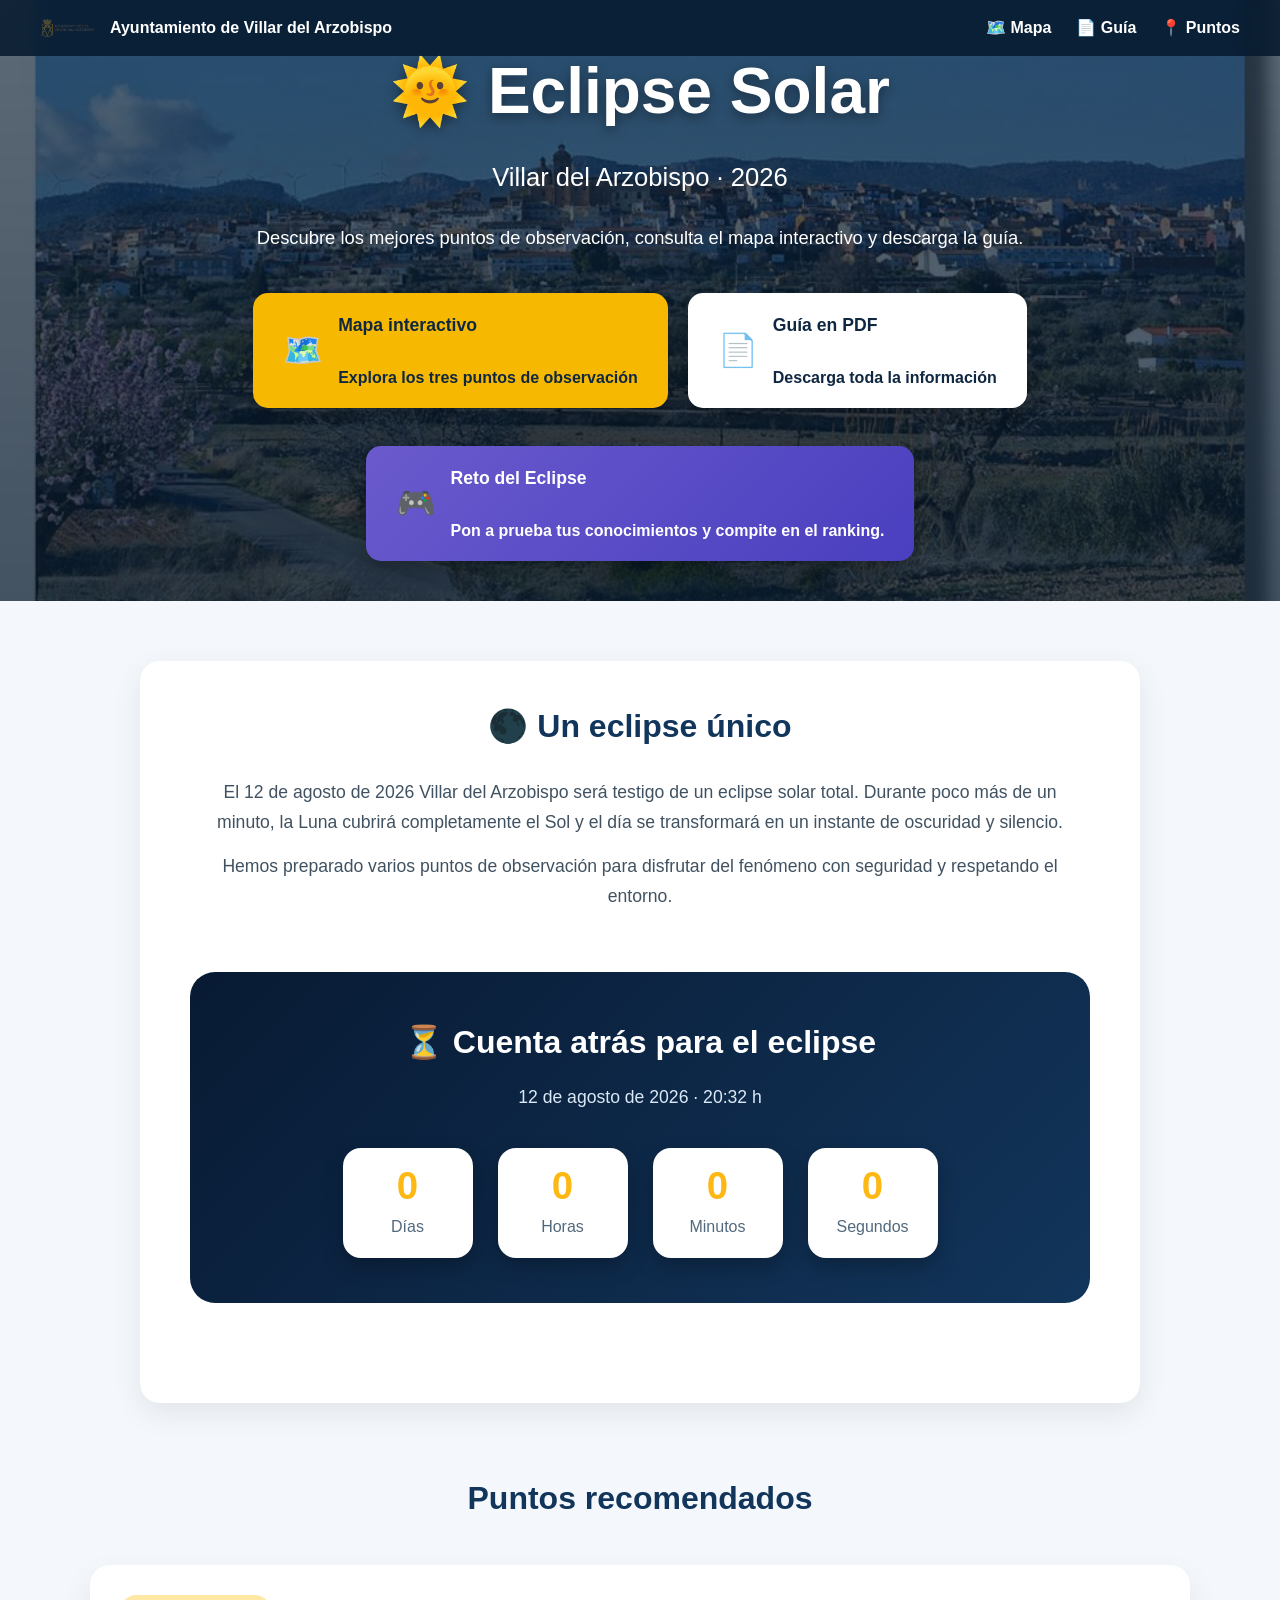
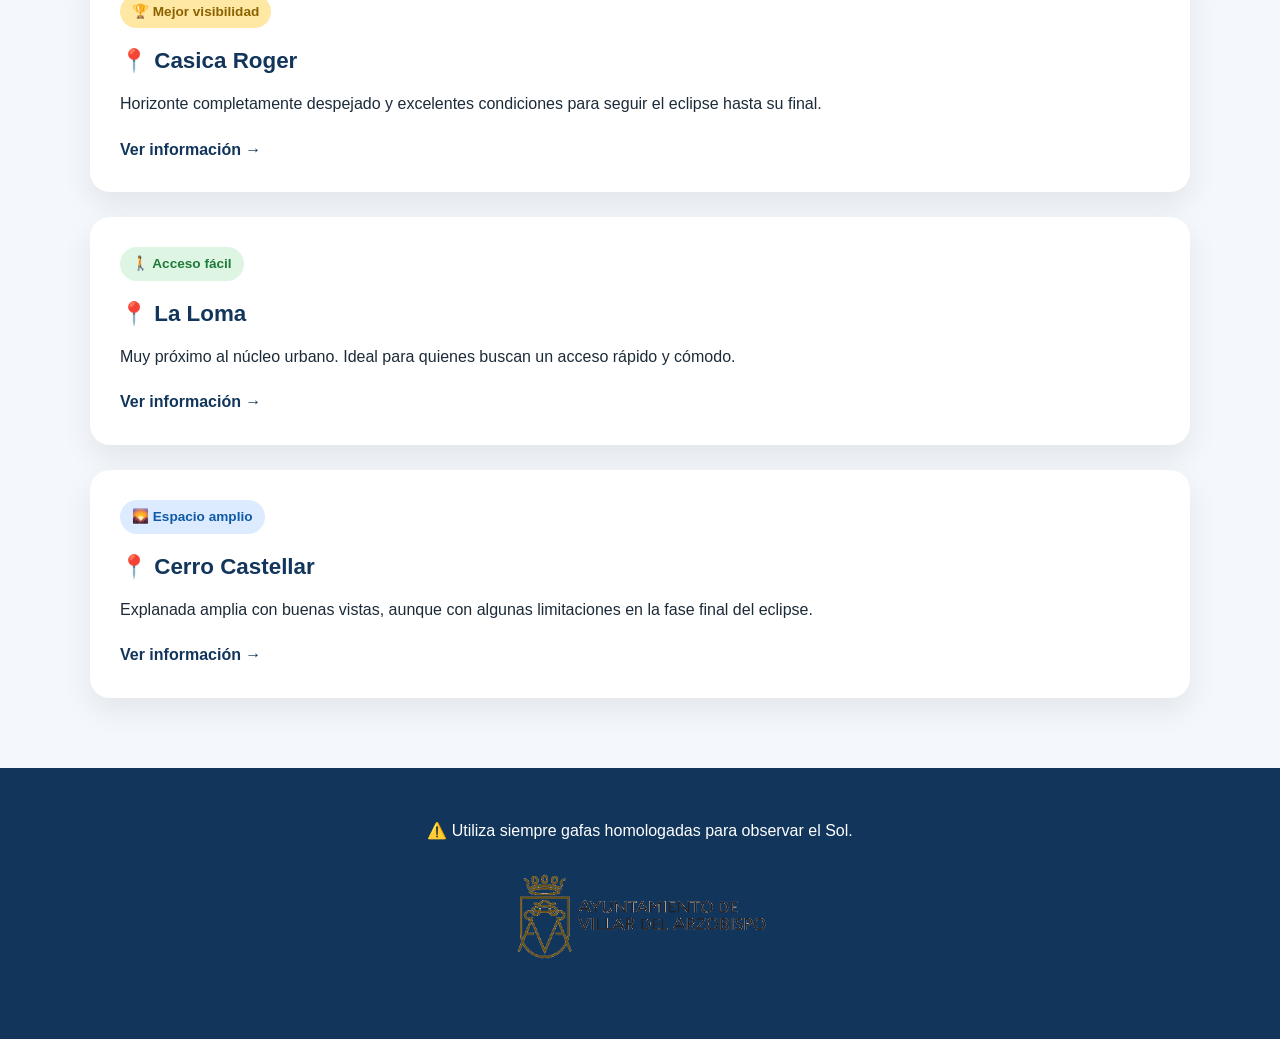
<file: index.html>
<!DOCTYPE html>
<html lang="es">

<head>

    <meta charset="UTF-8">
    <meta name="viewport" content="width=device-width, initial-scale=1.0">

    <title>Eclipse Solar | Villar del Arzobispo</title>

    <link rel="stylesheet" href="style.css">

</head>

<body>
    <nav class="navbar">

    <div class="nav-logo">

        <img src="img/logo.png" alt="Logo Ayuntamiento">

        <span>Ayuntamiento de Villar del Arzobispo</span>

    </div>

    <div class="nav-links">

        <a href="mapa.html">🗺️ Mapa</a>

        <a href="pdf/guia_pdf.pdf" target="_blank">📄 Guía</a>

        <a href="#puntos">📍 Puntos</a>

    </div>

</nav>


</a>

    <!-- HERO -->

    <header class="hero">

        <div class="overlay">

            <h1>🌞 Eclipse Solar</h1>

            <h2>Villar del Arzobispo · 2026</h2>

            <p>
                Descubre los mejores puntos de observación,
                consulta el mapa interactivo y descarga la guía.
            </p>

            <div class="hero-botones">

    <a href="mapa.html" class="boton principal">
        <span class="icono">🗺️</span>
        <div>
            <strong>Mapa interactivo</strong><br>
            Explora los tres puntos de observación
        </div>
    </a>

    <a href="pdf/guia_pdf.pdf" class="boton secundario" target="_blank">
        <span class="icono">📄</span>
        <div>
            <strong>Guía en PDF</strong><br>
            Descarga toda la información
        </div>
    </a>

    <a href="https://eclipsevillar.github.io/RETO-ECLIPSE-2026/" class="boton juego">

    <span class="icono">🎮</span>

    <div>

        <strong>Reto del Eclipse</strong><br>

        Pon a prueba tus conocimientos y compite en el ranking.

    </div>
    </a>
    

</div>

        </div>

    </header>
<section class="introduccion">

    <h2 class="titulo-seccion">
        🌑 Un eclipse único
    </h2>

    <p>
        El 12 de agosto de 2026 Villar del Arzobispo será testigo
        de un eclipse solar total. Durante poco más de un minuto,
        la Luna cubrirá completamente el Sol y el día se transformará
        en un instante de oscuridad y silencio.
    </p>

    <p>
        Hemos preparado varios puntos de observación para disfrutar
        del fenómeno con seguridad y respetando el entorno.
    </p>
<section class="contador-general">

<h2>
⏳ Cuenta atrás para el eclipse
</h2>

<p>
12 de agosto de 2026 · 20:32 h
</p>


<div class="contador-mini">

<div>
<strong id="dias-web">--</strong>
<small>Días</small>
</div>


<div>
<strong id="horas-web">--</strong>
<small>Horas</small>
</div>


<div>
<strong id="minutos-web">--</strong>
<small>Minutos</small>
</div>


<div>
<strong id="segundos-web">--</strong>
<small>Segundos</small>
</div>

</div>

</section>

</section>

    <!-- PUNTOS -->

    <main id="puntos">

        <h2 class="titulo-seccion">
            Puntos recomendados
        </h2>

        <a href="puntos/casica-roger.html" class="tarjeta">

    <span class="etiqueta mejor">🏆 Mejor visibilidad</span>

    <h3>📍 Casica Roger</h3>

    <p>
        Horizonte completamente despejado y excelentes condiciones
        para seguir el eclipse hasta su final.
    </p>

    <span class="ver-mas">
        Ver información →
    </span>

</a>

<a href="puntos/la-loma.html" class="tarjeta">

    <span class="etiqueta acceso">🚶 Acceso fácil</span>

    <h3>📍 La Loma</h3>

    <p>
        Muy próximo al núcleo urbano. Ideal para quienes buscan un
        acceso rápido y cómodo.
    </p>

    <span class="ver-mas">
        Ver información →
    </span>

</a>

<a href="puntos/cerro-castellar.html" class="tarjeta">

    <span class="etiqueta espacio">🌄 Espacio amplio</span>

    <h3>📍 Cerro Castellar</h3>

    <p>
        Explanada amplia con buenas vistas, aunque con algunas
        limitaciones en la fase final del eclipse.
    </p>

    <span class="ver-mas">
        Ver información →
    </span>

</a>

    </main>

    <!-- FOOTER -->

    <footer>

        <p>

            ⚠️ Utiliza siempre gafas homologadas para observar el Sol.

        </p>

        <img src="img/logo.png" class="logo">

    </footer>
<script src="js/contador.js"></script>

</body>

</html>
</file>
<file: style.css>
/* ==========================
   CONFIGURACIÓN GENERAL
========================== */

*{
    margin:0;
    padding:0;
    box-sizing:border-box;
}

html{
    scroll-behavior:smooth;
}

body{

    font-family: "Segoe UI", Arial, sans-serif;

    background:#f4f7fb;

    color:#1c2b39;

    line-height:1.6;

}

/* ==========================
   HERO
========================== */

.hero{
    padding-top:90px;

    background:
        linear-gradient(rgba(5,25,45,.65), rgba(5,25,45,.75)),
        url("img/portada.jpg");

    background-size:cover;

    background-position:center;

    min-height:55vh;

    display:flex;

    justify-content:center;

    align-items:center;

    text-align:center;

    color:white;

    padding:40px;

}

.overlay{

    max-width:800px;

}

.hero h1{

    font-size:4rem;

    margin-bottom:15px;

    text-shadow:0 4px 12px rgba(0,0,0,.4);

}

.hero h2{

    font-weight:300;

    font-size:1.6rem;

    margin-bottom:25px;

}

.hero p{

    font-size:1.15rem;

    margin-bottom:40px;

}

/* ==========================
   BOTONES
========================== */

.hero-botones{

    display:flex;

    gap:20px;

    justify-content:center;

    flex-wrap:wrap;

}

.boton{

    text-decoration:none;

    padding:18px 30px;

    border-radius:15px;

    font-weight:bold;

    transition:.3s;

    box-shadow:0 8px 20px rgba(0,0,0,.25);

}

.principal{

    background:#f6b800;

    color:#0f2740;

}

.secundario{

    background:white;

    color:#0f2740;

}

.boton:hover{

    transform:translateY(-4px);

}

/* ==========================
   CONTENIDO
========================== */

main{

    width:min(1100px,90%);

    margin:70px auto;

}

.titulo-seccion{

    text-align:center;

    color:#12355B;

    font-size:2rem;

    margin-bottom:40px;

}

/* ==========================
   TARJETAS
========================== */

.tarjeta{

    display:block;

    text-decoration:none;

    color:#1c2b39;

    background:white;

    padding:30px;

    border-radius:20px;

    margin-bottom:25px;

    box-shadow:0 12px 30px rgba(0,0,0,.08);

    transition:.3s;

}

.tarjeta:hover{

    transform:translateY(-6px);

    box-shadow:0 20px 45px rgba(0,0,0,.15);

}

.tarjeta h3{

    color:#12355B;

    margin-bottom:12px;

    font-size:1.4rem;

}

/* ==========================
   FOOTER
========================== */

footer{

    background:#12355B;

    color:white;

    text-align:center;

    padding:50px 20px;

}

.logo{
    width:260px;
    max-width:90%;
    margin:30px auto;
    display:block;
}

/* ==========================
   MÓVIL
========================== */

@media(max-width:700px){

.hero h1{

    font-size:2.3rem;
    line-height: 1.15;

}

.hero h2{

    font-size:1.2rem;

}

.hero{

    min-height:60vh;

}

.hero-botones{

    flex-direction:column;

}

.boton{

    width:100%;

}
/* Ocultar el texto del Ayuntamiento en móvil */

.nav-logo span{
    display:none;
}

/* Ajustar el logo */

.nav-logo img{

    height:52px;
    width:auto;
    object-fit:contain;

}

/* Navbar más compacta */

.navbar{
    padding:12px 18px;
}

}
/* ==========================
   ICONOS EN BOTONES
========================== */

.boton{

    display:flex;
    align-items:center;
    justify-content:center;
    gap:15px;

}

.icono{

    font-size:2rem;

}

.boton div{

    text-align:left;

}

.boton strong{

    display:block;
    font-size:1.1rem;

}
/* ==========================
   ETIQUETAS
========================== */

.etiqueta{

    display:inline-block;

    padding:6px 12px;

    border-radius:50px;

    font-size:.85rem;

    font-weight:bold;

    margin-bottom:15px;

}

.mejor{

    background:#FFE8A3;

    color:#8A6200;

}

.acceso{

    background:#DFF5E3;

    color:#1E7A39;

}

.espacio{

    background:#DCEBFF;

    color:#0E5AA7;

}

/* ==========================
   VER MÁS
========================== */

.ver-mas{

    display:inline-block;

    margin-top:20px;

    font-weight:bold;

    color:#12355B;

}
/* ==========================
   NAVBAR
========================== */

.navbar{

    position:fixed;

    top:0;

    width:100%;

    display:flex;

    justify-content:space-between;

    align-items:center;

    padding:15px 40px;

    background:rgba(5,25,45,.85);

    backdrop-filter:blur(10px);

    z-index:1000;

}

.nav-logo{

    display:flex;

    align-items:center;

    gap:15px;

    color:white;

    font-weight:600;

}

.nav-logo img{

    width:55px;

}

.nav-links{

    display:flex;

    gap:25px;

}

.nav-links a{

    color:white;

    text-decoration:none;

    font-weight:600;

    transition:.3s;

}

.nav-links a:hover{

    color:#f6b800;

}
/* ==========================
   PÁGINAS DE PUNTOS
========================== */


.punto-hero{

    background:
    linear-gradient(rgba(5,25,45,.7),rgba(5,25,45,.8)),
    url("../img/cielo.jpg");

    background-size:cover;

    background-position:center;

    padding:120px 20px 70px;

    color:white;

    text-align:center;

}


.punto-hero h1{

    font-size:3rem;

}


.punto-hero p{

    font-size:1.2rem;

}



.info-punto{

    width:min(1000px,90%);

    margin:60px auto;

}


.bloque-info{

    background:white;

    padding:30px;

    border-radius:20px;

    margin-bottom:25px;

    box-shadow:0 10px 30px rgba(0,0,0,.08);

}


.bloque-info h2{

    color:#12355B;

    margin-bottom:15px;

}


.datos{

    display: grid;
grid-template-columns: repeat(3, 1fr);
gap: 20px;


}

.duracion-totalidad{

    margin-top:20px;
    text-align:center;
    font-size:1rem;
    color:#12355B;
    font-weight:500;

}

.dato{

    background:#f4f7fb;

    padding:20px;

    border-radius:15px;

}


.dato strong{

    display:block;

    color:#12355B;

    font-size:1.1rem;

}



.volver{

    display:inline-block;

    background:#12355B;

    color:white;

    padding:15px 25px;

    border-radius:12px;

    text-decoration:none;

}
.hero-casica{
    background:
        linear-gradient(rgba(5,25,45,.7), rgba(5,25,45,.8)),
        url("img/casica-roger.jpg");

    background-size: cover;
    background-position: center 40%;
}

.hero-loma{
    background:
        linear-gradient(rgba(5,25,45,.7), rgba(5,25,45,.8)),
        url("img/la-loma.jpeg");

    background-size: cover;
    background-position: center 55%;
}

.hero-castellar{
    background:
        linear-gradient(rgba(5,25,45,.7), rgba(5,25,45,.8)),
        url("img/cerro-castellar.jpeg");

    background-size: cover;
    background-position: center 45%;
}
.hero-casica,
.hero-loma,
.hero-castellar{

    background-size: cover;
    background-position: center;
    background-repeat: no-repeat;

    padding:150px 20px 80px;

    color:white;
    text-align:center;

}


.punto-hero h1{

    font-size:3rem;

}


.info-punto{

    width:min(1000px,90%);

    margin:60px auto;

}


.bloque-info{

    background:white;

    padding:30px;

    border-radius:20px;

    margin-bottom:30px;

    box-shadow:0 10px 30px rgba(0,0,0,.08);

}


.bloque-info h2{

    color:#12355B;

    margin-bottom:20px;

}


.datos{

    display:grid;

    grid-template-columns:repeat(auto-fit,minmax(200px,1fr));

    gap:20px;

}


.dato{

    background:#f4f7fb;

    padding:20px;

    border-radius:15px;

}


.dato strong{

    display:block;

    color:#12355B;

    margin-bottom:8px;

}


.volver{

    display:inline-block;

    padding:15px 25px;

    background:#12355B;

    color:white;

    text-decoration:none;

    border-radius:12px;

}
/* ======================================
   TARJETA DEL ECLIPSE
====================================== */

.tarjeta-eclipse{

    background:white;

    border-radius:24px;

    padding:35px;

    margin:40px 0;

    box-shadow:0 15px 40px rgba(0,0,0,.08);

}

.cabecera-eclipse{

    text-align:center;

    margin-bottom:35px;

}

.cabecera-eclipse h2{

    color:#12355B;

    margin-bottom:10px;

}

.contador{

    display:grid;

    grid-template-columns:repeat(4,1fr);

    gap:20px;

    margin-bottom:30px;

}

.unidad{

    background:#12355B;

    color:white;

    border-radius:18px;

    padding:20px;

    text-align:center;

}

.unidad span{

    display:block;

    font-size:2.3rem;

    font-weight:bold;

    color:#f6b800;

}

.unidad small{

    font-size:.9rem;

}

.estado-eclipse{

    background:#f4f7fb;

    border-radius:15px;

    padding:18px;

    text-align:center;

    margin-bottom:35px;

    font-weight:600;

    color:#12355B;

}

.timeline{

    display:flex;

    flex-direction:column;

    gap:18px;

}

.fase{

    display:flex;

    align-items:center;

    gap:18px;

    opacity:.35;

    transition:.4s;

}

.circulo{

    width:18px;

    height:18px;

    border-radius:50%;

    background:#c9d4df;

    flex-shrink:0;

}

.fase.activa{

    opacity:1;

}

.fase.activa .circulo{

    background:#f6b800;

    box-shadow:0 0 12px rgba(246,184,0,.7);

}

.fase.completada .circulo{

    background:#2ca24c;

}

.texto{

    display:flex;

    justify-content:space-between;

    width:100%;

}

.texto span{

    color:#6b7280;

}

@media(max-width:700px){

.contador{

grid-template-columns:repeat(2,1fr);

}

.texto{

flex-direction:column;

gap:4px;

}

}
/* ======================================
   PANEL DEL CIELO
====================================== */

.panel-cielo{

    background:white;

    border-radius:24px;

    padding:35px;

    margin:40px 0;

    box-shadow:0 15px 40px rgba(0,0,0,.08);

}

.panel-cielo h2{

    text-align:center;

    color:#12355B;

}

.panel-cielo p{

    text-align:center;

    margin-bottom:25px;

}

#cieloSVG {

    position:absolute;
    top:0;
    left:0;

    width:100%;
    height:100%;

    z-index:2;

}


.datos-observacion{

    margin-top:25px;

    display:grid;

    grid-template-columns:repeat(2,1fr);

    gap:20px;

}

.datos-observacion div{

    background:#f4f7fb;

    border-radius:18px;

    padding:20px;

    text-align:center;

}

.datos-observacion strong{

    display:block;

    font-size:2rem;

    color:#12355B;

    margin-top:10px;

}
/* ======================================
   BRÚJULA
====================================== */

.brujula-panel{

    background:white;

    padding:35px;

    margin:40px 0;

    border-radius:24px;

    box-shadow:0 15px 40px rgba(0,0,0,.08);

    text-align:center;

}

.brujula{

    display:flex;

    justify-content:center;

    margin:30px 0;

}

.rosa{

    position:relative;

    width:260px;

    height:260px;

    border:5px solid #12355B;

    border-radius:50%;

}

.centro{

    position:absolute;

    width:14px;

    height:14px;

    background:#12355B;

    border-radius:50%;

    left:50%;

    top:50%;

    transform:translate(-50%,-50%);

}

#flecha-sol{

    position:absolute;

    left:50%;

    top:50%;

    width:120px;

    transform-origin:left center;

    font-size:1.8rem;

}

.n,.s,.e,.o{

    position:absolute;

    font-weight:bold;

    color:#12355B;

}

.n{top:8px;left:50%;transform:translateX(-50%);}
.s{bottom:8px;left:50%;transform:translateX(-50%);}
.e{right:10px;top:50%;transform:translateY(-50%);}
.o{left:10px;top:50%;transform:translateY(-50%);}
#brujulaSVG{

    width:100%;
    max-width:420px;
    display:block;
    margin:auto;

}

#brujulaSVG text{

    font-weight:bold;
    fill:#12355B;
    font-size:18px;

}
#ayuda-brujula{

    margin-top:10px;

    color:#666;

    font-size:.95rem;

}

.estado-brujula{

    margin-top:12px;

    color:#546170;

    font-size:.95rem;

}
/* ======================================
   MODO EVENTO
====================================== */

.modo-evento{

    background:white;

    border-left:8px solid #3BA55D;

    border-radius:20px;

    padding:30px;

    margin:40px 0;

    box-shadow:0 15px 35px rgba(0,0,0,.08);

    transition:.5s;

}

.evento-cabecera{

    display:flex;

    align-items:center;

    gap:15px;

    margin-bottom:20px;

}

#eventoIcono{

    font-size:2rem;

}

.modo-evento h2{

    color:#12355B;

    font-size:1.4rem;

}

#eventoTitulo{

    margin-bottom:15px;

    color:#12355B;

}

#eventoMensaje{

    margin-bottom:25px;

    line-height:1.7;

}

.evento-accion{

    background:#f4f7fb;

    border-radius:15px;

    padding:18px;

}

.evento-accion strong{

    color:#12355B;

    display:block;

    margin-bottom:10px;

}
/* ======================================
   MAPA
====================================== */

.mapa-panel{

    background:white;

    padding:35px;

    border-radius:20px;

    box-shadow:0 12px 30px rgba(0,0,0,.08);

    margin:40px 0;

}

#mapa{

    height:450px;

    border-radius:15px;

    margin:25px 0;

    overflow:hidden;

}
/* ======================================
   RUTA
====================================== */

.info-ruta{

    margin:25px 0;

    display:grid;

    gap:15px;

}

.ruta-item{

    display:flex;

    align-items:center;

    gap:20px;

    background:#f4f7fb;

    padding:18px;

    border-radius:15px;

}

.ruta-item span{

    font-size:2rem;

}

.ruta-item strong{

    display:block;

    color:#12355B;

}

/* ======================================
   LEAFLET ROUTING
====================================== */

.leaflet-routing-container{

    display:none !important;

}
.fenomenos-grid{

    grid-template-columns:repeat(auto-fit,minmax(220px,1fr));

}

.fenomenos-grid .dato{

    text-align:left;
    line-height:1.6;

}

/* ===================================================
   TIMELINE DEL ECLIPSE
=================================================== */

.timeline-eclipse{

    background:white;
    border-radius:20px;
    padding:40px;
    margin:40px 0;
    box-shadow:0 8px 25px rgba(0,0,0,.08);

}

.timeline-eclipse h2{

    text-align:center;
    color:#12355B;
    margin-bottom:15px;

}

.intro-timeline{

    text-align:center;
    color:#5c6b7a;
    max-width:700px;
    margin:0 auto 50px;

}

/* Línea vertical */

.timeline{

    position:relative;
    max-width:900px;
    margin:auto;

}

.timeline::before{

    content:"";

    position:absolute;

    left:50%;

    top:0;

    bottom:0;

    width:4px;

    background:#F6B800;

    transform:translateX(-50%);

    border-radius:20px;

}

/* Cada evento */

.momento{

    background:white;

    border:1px solid #eef2f7;

    border-radius:20px;

    box-shadow:
        0 10px 28px rgba(18,53,91,.08);

    transition:
        transform .25s ease,
        box-shadow .25s ease;

}

/* Alternar izquierda y derecha */

.momento:nth-child(odd){

    margin-left:auto;

}

.momento:nth-child(even){

    margin-right:auto;

}

/* Punto */

.momento::before{

    width:22px;
    height:22px;

    background:#FFD84D;

    border:4px solid white;

    box-shadow:
        0 0 12px rgba(246,184,0,.45);

}
.momento:hover{

    transform:translateY(-6px);

    box-shadow:
        0 18px 40px rgba(18,53,91,.16);

}

.momento:nth-child(even)::before{

    right:-49px;

}

.momento:nth-child(odd)::before{

    left:-49px;

}

/* Imagen */

.momento img{

    width:100%;
    height:180px;
    object-fit:cover;
    display:block;

}

/* Texto */

.contenido{

    padding:30px;

}

.contenido h3{

    color:#12355B;

    margin-bottom:12px;

}

.contenido p{

    color:#546170;

    line-height:1.7;

}

/* Inicio y final */

.momento.simple{

    padding:25px;

}

.hora{

    font-weight:700;

    color:#F6B800;

    margin-bottom:10px;

}

/* ==========================
   TARJETA CENTRAL
========================== */

.totalidad-panel{

    position:relative;

    width:70%;

    margin:80px auto;

    background:#12355B;

    color:white;

    text-align:center;

    border-radius:22px;

    padding:35px;

    box-shadow:0 12px 35px rgba(0,0,0,.20);

    z-index:2;
    border:2px solid rgba(255,216,77,.35);

    box-shadow:

0 0 35px rgba(18,53,91,.25),

0 0 15px rgba(255,216,77,.15);

}

.totalidad-panel h3{

    color:white;

    font-size:2rem;

    margin-bottom:10px;

}

.totalidad-panel span{

    color:#FFD84D;

    font-weight:bold;

}

.totalidad-panel img{

    width:100%;

    border-radius:16px;

    margin:25px 0;

}

.totalidad-panel p{

    line-height:1.8;

    margin-bottom:20px;

}

.totalidad-panel ul{

    text-align:left;

    display:inline-block;

    line-height:1.8;

}

/* ==========================
   RESPONSIVE
========================== */

@media(max-width:900px){

.timeline::before{

    left:20px;

}

.momento{

    width:calc(100% - 60px);

    margin-left:60px !important;

}

.momento::before{

    left:-49px !important;

}

.totalidad-panel{

    width:calc(100% - 60px);

    margin-left:60px;

}

}

/* ===================================================
   CONSEJOS
=================================================== */

.consejos-panel{

    background:white;
    border-radius:20px;
    padding:40px;
    margin:40px 0;
    box-shadow:0 8px 25px rgba(0,0,0,.08);

}

.consejos-panel h2{

    text-align:center;
    color:#12355B;
    margin-bottom:15px;

}

.intro-consejos{

    text-align:center;
    color:#5f6d7a;
    max-width:700px;
    margin:0 auto 40px;

}

.consejos-grid{

    display:grid;
    grid-template-columns:repeat(auto-fit,minmax(280px,1fr));
    gap:25px;

}

.consejo{

    border-left:6px solid #F6B800;
    background:#F8FAFC;
    padding:25px;
    border-radius:15px;
    transition:.25s;

}

.consejo:hover{

    transform:translateY(-4px);
    box-shadow:0 10px 20px rgba(0,0,0,.08);

}

.consejo h3{

    color:#12355B;
    margin-bottom:15px;

}

.consejo ul{

    margin:0;
    padding-left:18px;
    line-height:1.8;
    color:#4F5D6A;

}

.consejo li{

    margin-bottom:10px;

}
/*===================================================
METEOROLOGÍA
===================================================*/

.meteo-panel{

    background:white;
    padding:40px;
    border-radius:20px;
    margin:40px 0;
    box-shadow:0 8px 25px rgba(0,0,0,.08);

}

.meteo-panel h2{

    text-align:center;
    color:#12355B;

}

.intro-meteo{

    text-align:center;
    color:#687685;
    margin:15px auto 35px;
    max-width:700px;

}

.meteo-grid{

    display:grid;
    grid-template-columns:repeat(auto-fit,minmax(170px,1fr));
    gap:20px;

}

.meteo-item{

    background:#F8FAFC;
    border-radius:15px;
    padding:25px;
    text-align:center;

}

.valor{

    display:block;
    font-size:2rem;
    font-weight:700;
    color:#12355B;

}

.estado-observacion{

    margin-top:35px;
    background:#F4F8FC;
    border-left:6px solid #F6B800;
    border-radius:12px;
    padding:20px;
    font-size:1.1rem;
    text-align:center;

}

.descarga-seguridad {
    margin-top: 25px;
    padding: 20px;
    border-radius: 12px;
    text-align: center;
}

.boton-descarga {
    display: inline-block;
    margin-top: 15px;
    padding: 12px 20px;
    border-radius: 25px;
    text-decoration: none;
}


.ruta-eclipse {

    max-width:900px;
    margin:35px auto;
    padding:30px;

    border-radius:25px;

    background:linear-gradient(
        135deg,
        #f7fbff,
        #eaf3ff
    );

    text-align:center;

}


.ruta-titulo {

    font-size:1.5rem;
    font-weight:bold;
    color:#12355B;

}


.ruta-eclipse p {

    margin:10px auto 25px;
    color:#555;

}


.ruta-botones {

    display:grid;
    grid-template-columns:repeat(
        auto-fit,
        minmax(120px,1fr)
    );

    gap:15px;

}


.ruta-botones a {

    background:white;

    border-radius:18px;

    padding:18px 10px;

    text-decoration:none;

    color:#12355B;

    box-shadow:0 5px 15px rgba(0,0,0,0.08);

    transition:.3s;

}


.ruta-botones a:hover {

    transform:translateY(-4px);

}


.ruta-botones span {

    display:block;

    font-size:2rem;

    margin-bottom:8px;

}


.ruta-botones small {

    font-size:.9rem;

}

.horizonte-cielo {

    position: relative;
    width: 100%;
    height: 450px;

    overflow: hidden;

    border-radius: 20px;

}


.horizonte-cielo img {

    position: absolute;

    top: 0;
    left: 0;

    width: 100%;
    height: 100%;

    object-fit: cover;
    object-position: center bottom;

    z-index: 1;

}


#cieloSVG {

    position: absolute;

    top: 0;
    left: 0;

    width: 100%;
    height: 100%;

    z-index: 10;

    pointer-events: none;

}

#grupoVenus circle {

    filter: drop-shadow(0 0 8px white);

}

/* ==========================================
   INTRODUCCIÓN ECLIPSE
========================================== */

.introduccion {

    max-width: 1000px;

    margin: 60px auto;

    padding: 40px;

    background: white;

    border-radius: 20px;

    box-shadow: 0 10px 30px rgba(0,0,0,0.08);

    text-align: center;

}


.introduccion h2 {

    color: #12355B;

    margin-bottom: 25px;

}


.introduccion p {

    font-size: 1.1rem;

    line-height: 1.7;

    color: #405261;

    max-width: 850px;

    margin: 15px auto;

}

/* ==========================================
   CUENTA ATRÁS GENERAL
========================================== */


.contador-general {

    max-width: 900px;

    margin: 60px auto;

    padding: 45px 30px;

    background:
    linear-gradient(
        135deg,
        #081a33,
        #12355B
    );

    border-radius: 25px;

    text-align:center;

    color:white;

}


.contador-general h2 {

    color:white;

    font-size:2rem;

    margin-bottom:10px;

}


.contador-general p {

    color:#dbe8f5;

    margin-bottom:35px;

}



.contador-mini {

    display:flex;

    justify-content:center;

    gap:25px;

    flex-wrap:wrap;

}



.contador-mini div {

    background:white;

    color:#12355B;

    width:130px;

    height:110px;

    border-radius:18px;

    display:flex;

    flex-direction:column;

    justify-content:center;

    align-items:center;

    box-shadow:
    0 8px 20px rgba(0,0,0,0.25);

}



.contador-mini strong {

    color:#12355B;

    font-size:2.4rem;

    line-height:1;

}



.contador-mini small {

    color:#52697d;

    font-size:1rem;

    margin-top:8px;

}

.contador-mini strong {

    color:#FDB813;

}

/* ==========================================
   MAPA GENERAL
========================================== */


.pagina-mapa {

max-width:1100px;

margin:50px auto;

padding:0 20px;

text-align:center;

}



.pagina-mapa h1 {

color:#12355B;

}



.intro-mapa {

color:#52697d;

font-size:1.1rem;

margin-bottom:30px;

}



#mapa-eclipse {


height:600px;

border-radius:25px;

overflow:hidden;

box-shadow:
0 10px 30px rgba(0,0,0,0.15);
position:relative;

}



.icono-mapa {

font-size:32px;

background:none;

border:none;

}



.panel-distancias {


margin-top:40px;

background:white;

padding:30px;

border-radius:20px;

box-shadow:
0 10px 25px rgba(0,0,0,0.08);

}



.distancia-item {


padding:15px;

border-bottom:
1px solid #eee;

color:#405261;

}

/* ==========================================
   ICONOS MAPA
========================================== */


.icono-mapa {

background:none;

border:none;

}



.marcador-personalizado {

width:45px;

height:45px;

background:white;

border-radius:50%;

display:flex;

align-items:center;

justify-content:center;

font-size:28px;

box-shadow:
0 4px 12px rgba(0,0,0,0.25);

border:3px solid #12355B;

}
.marcador-personalizado:hover {

transform:scale(1.15);

}

/* ==========================================
   LEYENDA MAPA
========================================== */


.leyenda-mapa {


position:absolute;


z-index:500;


background:white;


right:30px;


bottom:30px;


padding:15px 20px;


border-radius:15px;


box-shadow:
0 5px 20px rgba(0,0,0,0.2);


text-align:left;


font-size:0.9rem;


}



.leyenda-mapa div {


margin:8px 0;


display:flex;


align-items:center;


gap:8px;


}



.leyenda-mapa span {


font-size:1.3rem;


}

.leyenda-container{
    margin-bottom:15px;
}

.leyenda-toggle{
    display:none;
}

@media (max-width:768px){

    .leyenda-toggle{
        display:flex;
        justify-content:space-between;
        align-items:center;

        width:100%;

        padding:12px 16px;

        border:none;

        border-radius:12px;

        background:white;

        box-shadow:0 3px 12px rgba(0,0,0,.12);

        font-size:1rem;

        font-weight:600;

        cursor:pointer;
    }

   .leyenda{

    display:none;

    background:white;

    margin-top:10px;

    padding:15px 20px;

    border-radius:15px;

    box-shadow:0 5px 20px rgba(0,0,0,.12);

    text-align:left;

}

    .leyenda.abierta{

        display:block;

    }

}
.leyenda div{

    display:flex;

    align-items:center;

    gap:10px;

    margin:10px 0;

}

.leyenda span{

    font-size:1.3rem;

}

@keyframes desplegar{

    from{

        opacity:0;

        transform:translateY(-8px);

    }

    to{

        opacity:1;

        transform:translateY(0);

    }

}

/* ==========================================
   BOTON UBICACIÓN
========================================== */


.ubicacion {


display:block;


margin:25px auto;


background:#12355B;


color:white;


border:none;


padding:15px 30px;


border-radius:30px;


font-size:1rem;


cursor:pointer;


transition:0.3s;


}



.ubicacion:hover {


background:#FDB813;


color:#12355B;


}

.recomendacion {


margin-top:20px;


padding:15px;


background:#fff4cc;


border-radius:15px;


color:#12355B;


}

.boton.juego{

background:linear-gradient(135deg,#6A5ACD,#4A3FBF);

color:white;

margin-top:18px;

}

.boton.juego:hover{

transform:translateY(-4px);

box-shadow:0 10px 25px rgba(74,63,191,.35);

}


#guia-brujula {

    margin-top: 15px;
    padding: 12px;

    background: #f4f7fb;

    border-radius: 12px;

    text-align: center;

    font-size: 1rem;

    color: #12355B;

    transition: all 0.3s ease;

}


#guia-brujula.encontrado {

    background: #fff3b0;

    color: #7a5200;

    font-weight: bold;

}
</file>
